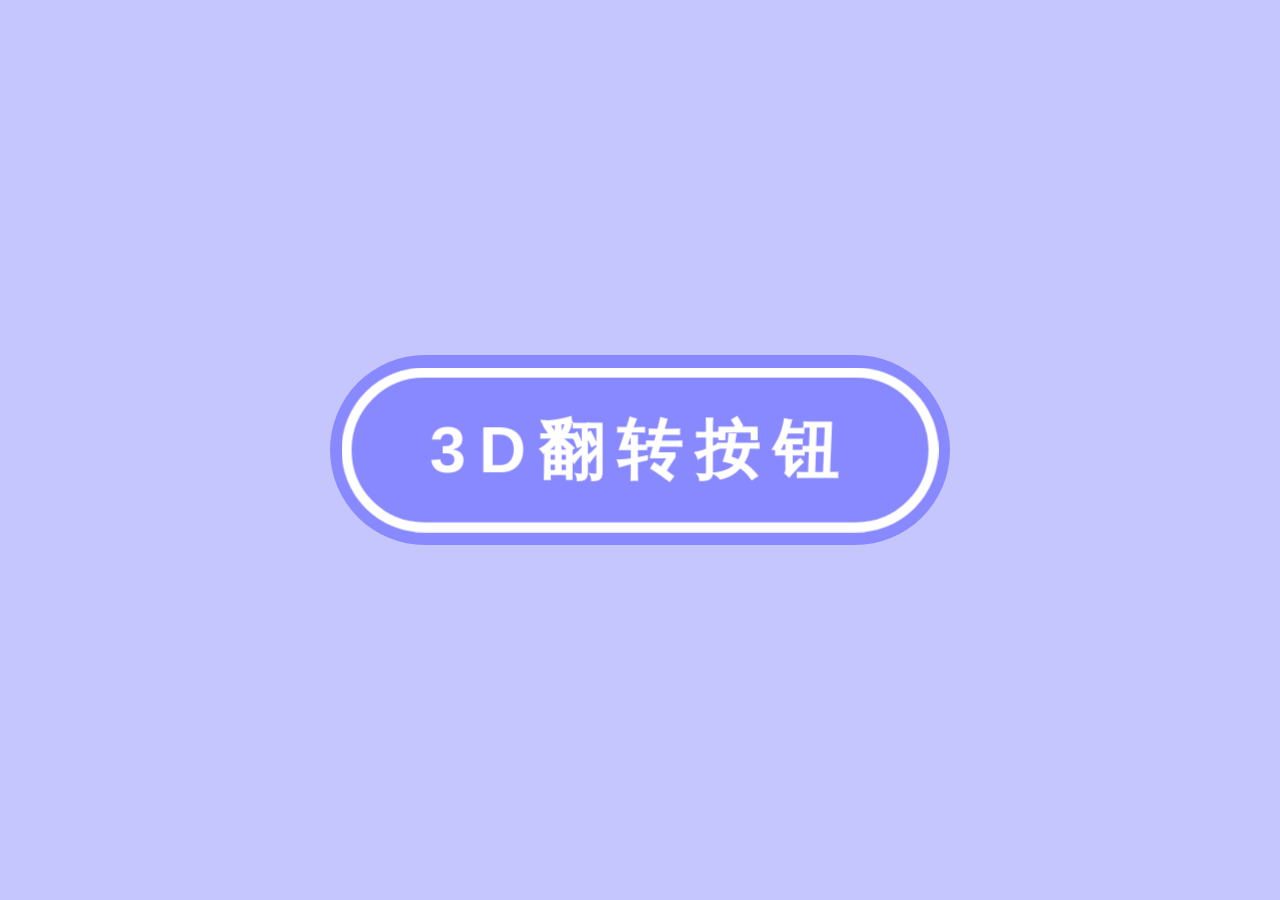
<file: ButtenProject/3D翻转按钮/index.html>
<!DOCTYPE html>
<html lang="zh-CN">

<head>

  <meta charset="UTF-8">
  <meta name="viewport" content="width=device-width, initial-scale=1.0, user-scalable=no">

  <title>17 - 3D翻转按钮 (HTML+CSS)</title>

  <link rel="stylesheet" href="./css/index.css">

</head>

<body>

  <button>
    <span>3D翻转按钮</span>
  </button>

</body>

</html>
</file>
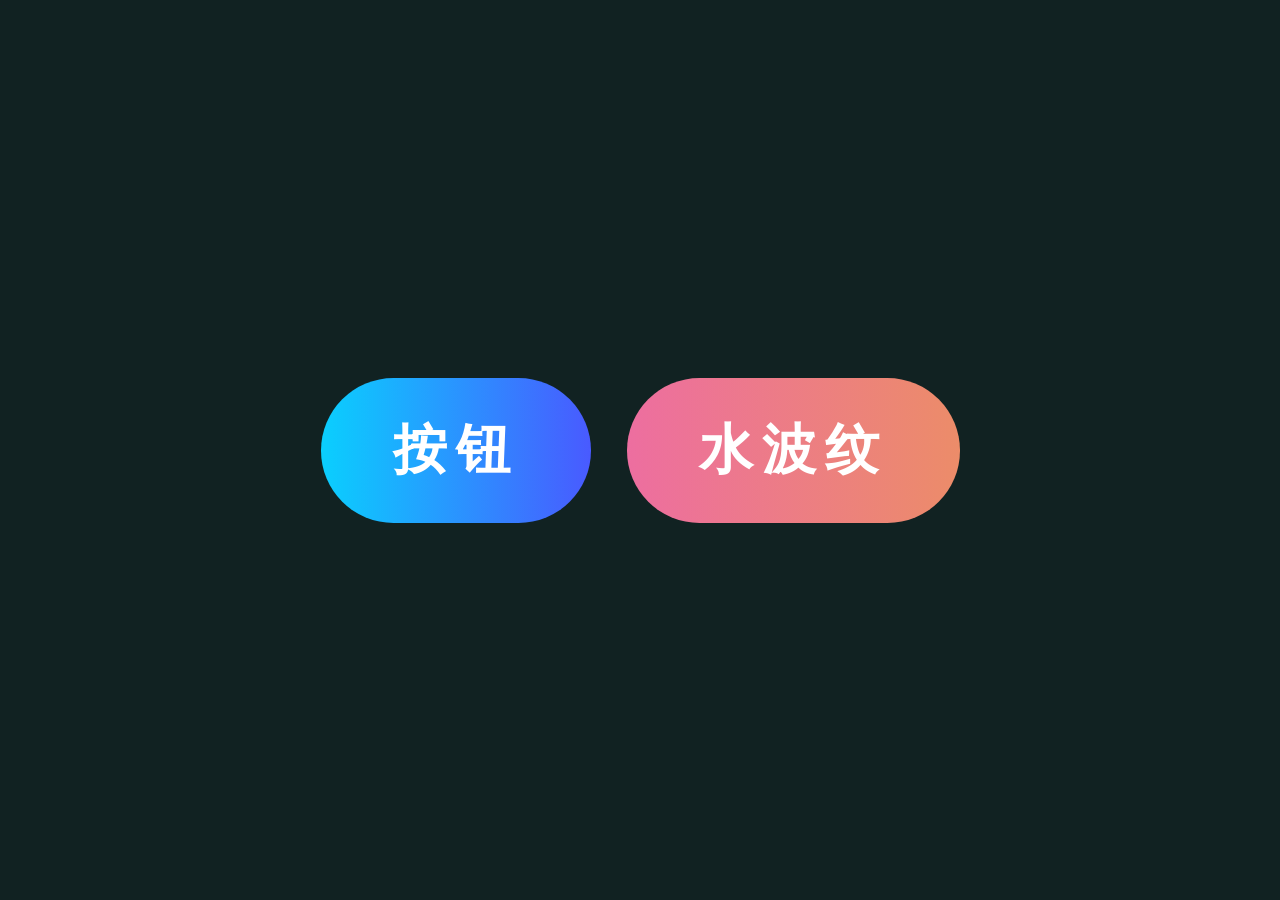
<file: ButtenProject/按钮水波纹/index.html>
<!DOCTYPE html>
<html lang="zh-CN">

<head>

  <meta charset="UTF-8">
  <meta name="viewport" content="width=device-width, initial-scale=1.0, user-scalable=no">

  <title>2 - 按钮水波纹 (HTML+CSS+JS)</title>

  <link rel="stylesheet" href="./css/index.css">

</head>

<body>

  <button type="button">按钮</button>
  <button type="button">水波纹</button>

  <script src="./js/index.js"></script>

</body>

</html>
</file>
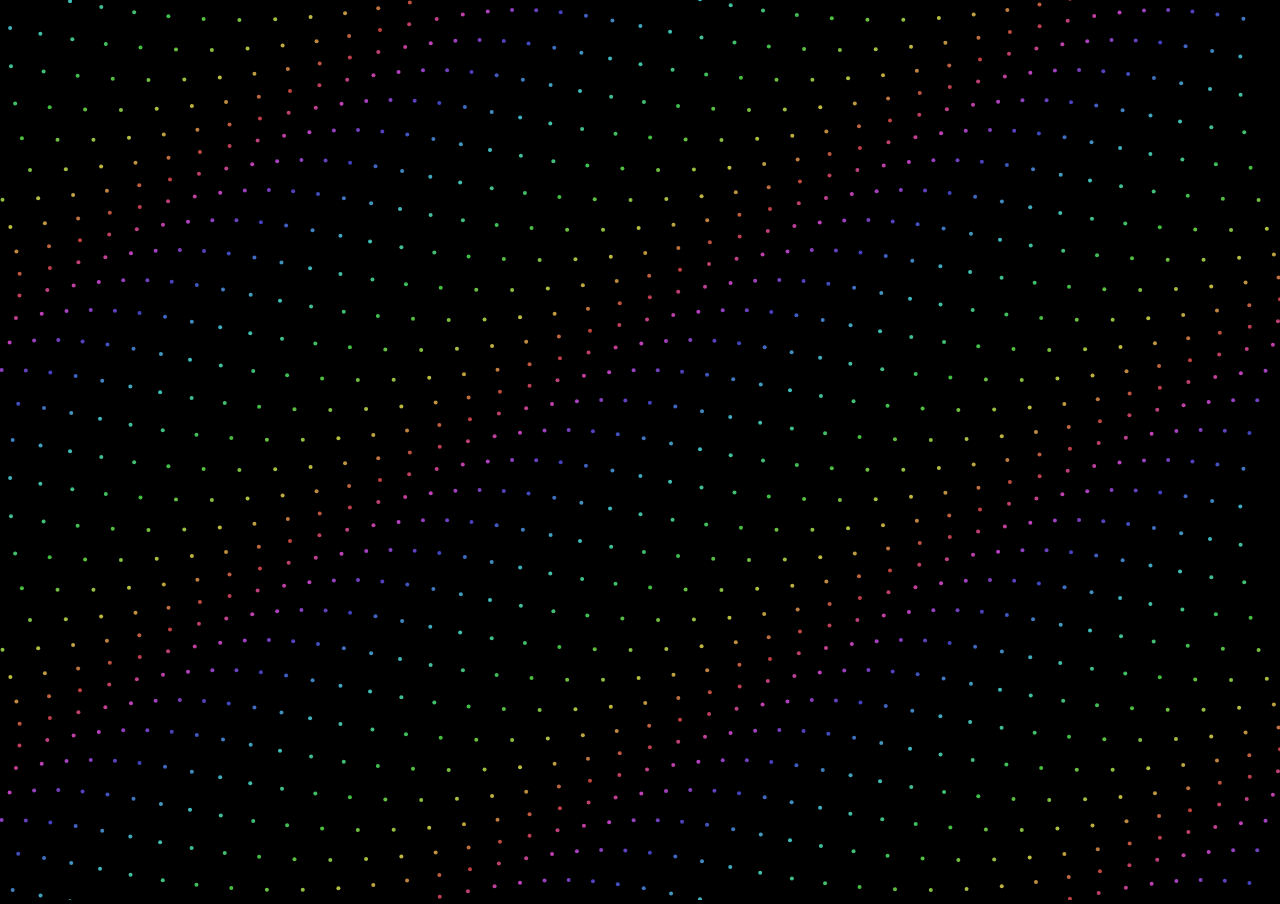
<file: SimpleProject/3D波浪效果/index.html>
<!DOCTYPE html>
<html lang="en">

<head>
    <meta charset="UTF-8">
    <meta http-equiv="X-UA-Compatible" content="IE=edge">
    <meta name="viewport" content="width=device-width, initial-scale=1.0">
    <link rel="stylesheet" href="style.css">
    <script src="script.js" defer></script>
    <title>Document</title>
</head>

<body>

</body>

</html>
</file>
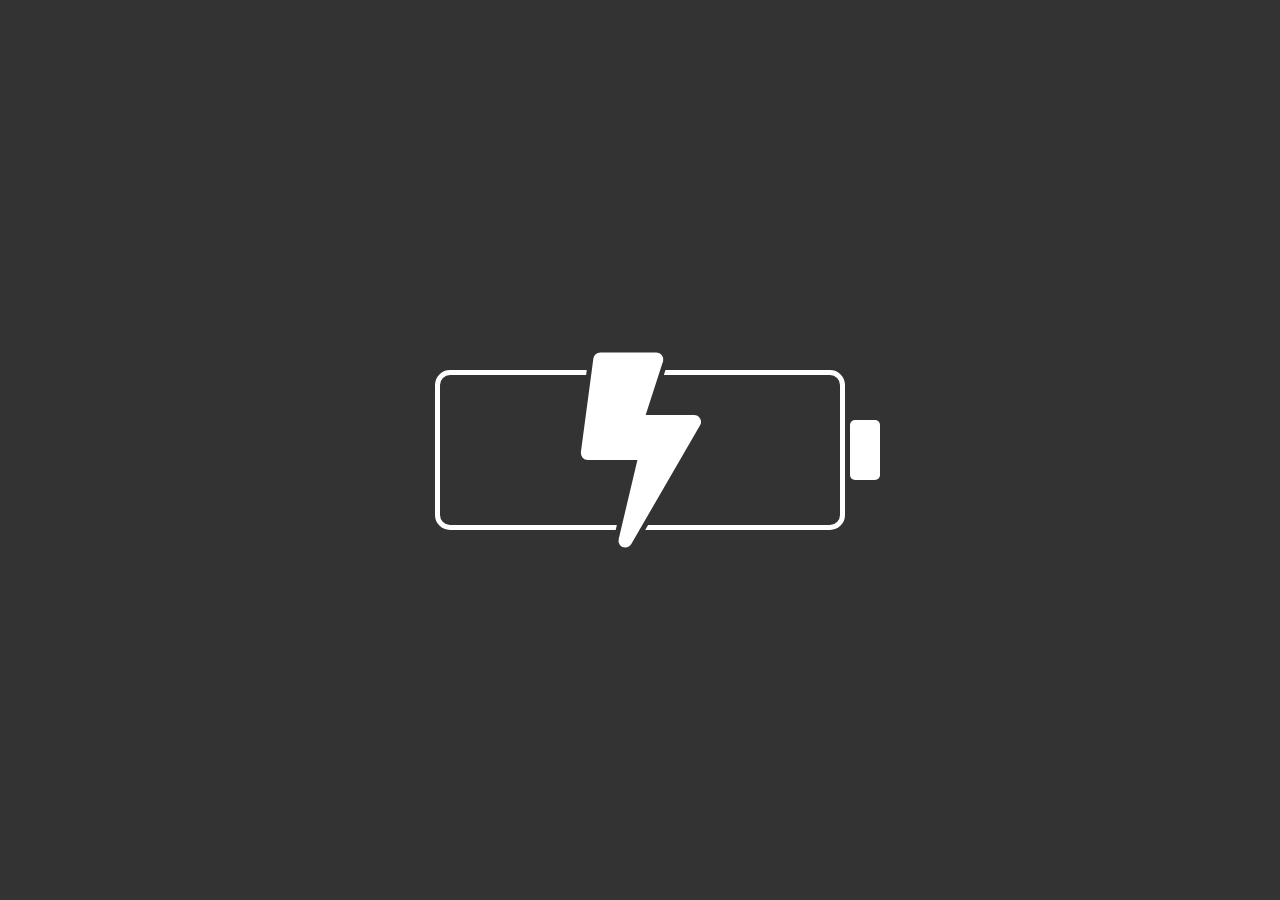
<file: SimpleProject/充电状态动态展示/index.html>
<!DOCTYPE html>
<html lang="en">
<head>
    <meta charset="UTF-8">
    <meta http-equiv="X-UA-Compatible" content="IE=edge">
    <meta name="viewport" content="width=device-width, initial-scale=1.0">
    <link rel="stylesheet" href="style.css">
    <link href="https://cdn.bootcdn.net/ajax/libs/font-awesome/5.15.3/css/all.css" rel="stylesheet">
    <title>Document</title>
</head>
<body>
    <div class="main">
        <i class="fas fa-bolt"></i>
    </div>
</body>
</html>
</file>
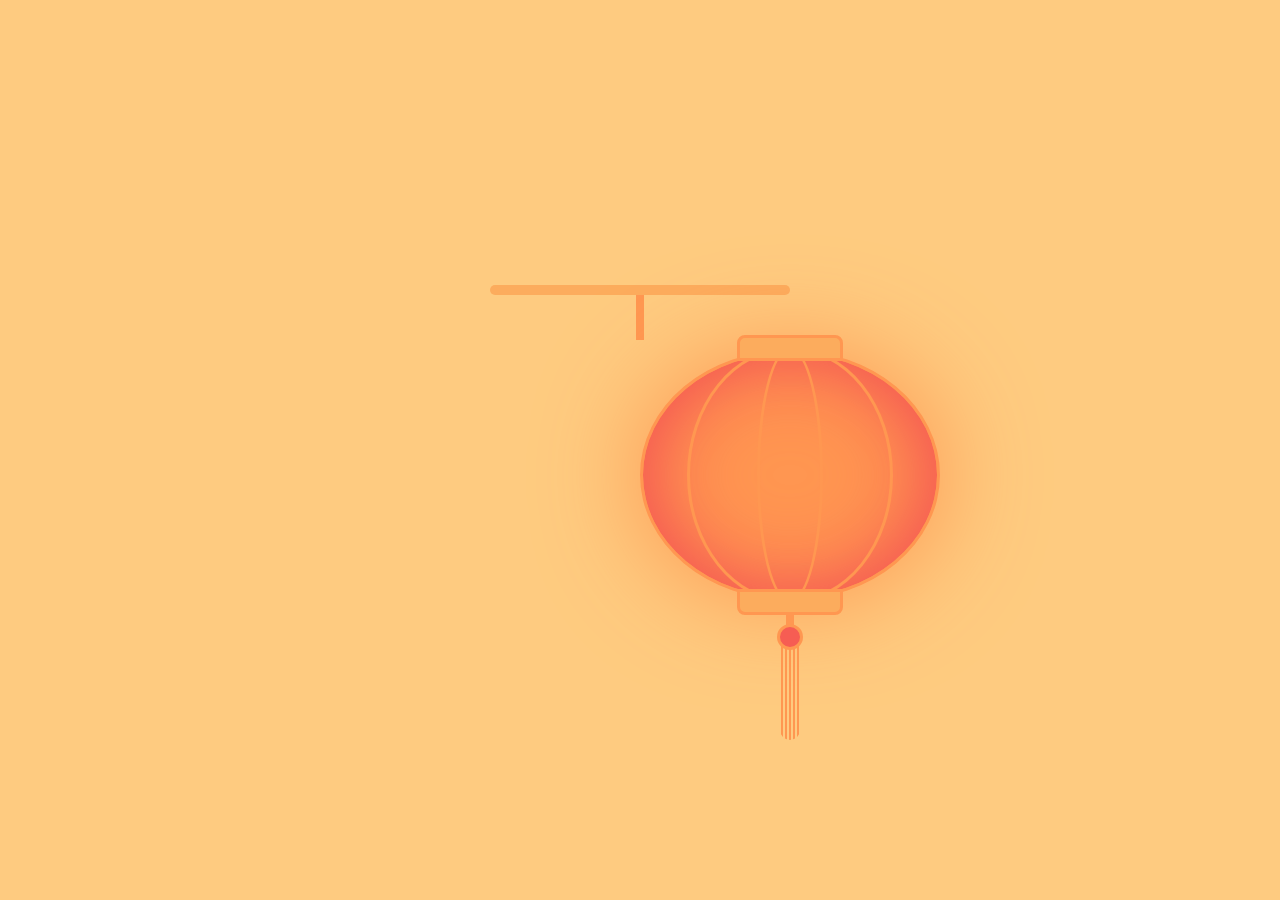
<file: SimpleProject/大红灯笼/index.html>
<!DOCTYPE html>
<html lang="zh-CN">

<head>

  <meta charset="UTF-8">
  <meta name="viewport" content="width=device-width, initial-scale=1.0, user-scalable=no">

  <title>6 - 大红灯笼（HTML+CSS）</title>

  <link rel="stylesheet" href="./css/index.css">

</head>

<body>

  <div class="box">
    <div class="handle"></div>

    <div class="lantern">
      <div class="center"></div>

      <div class="light"></div>

      <div class="line"></div>
    </div>
  </div>

</body>

</html>
</file>
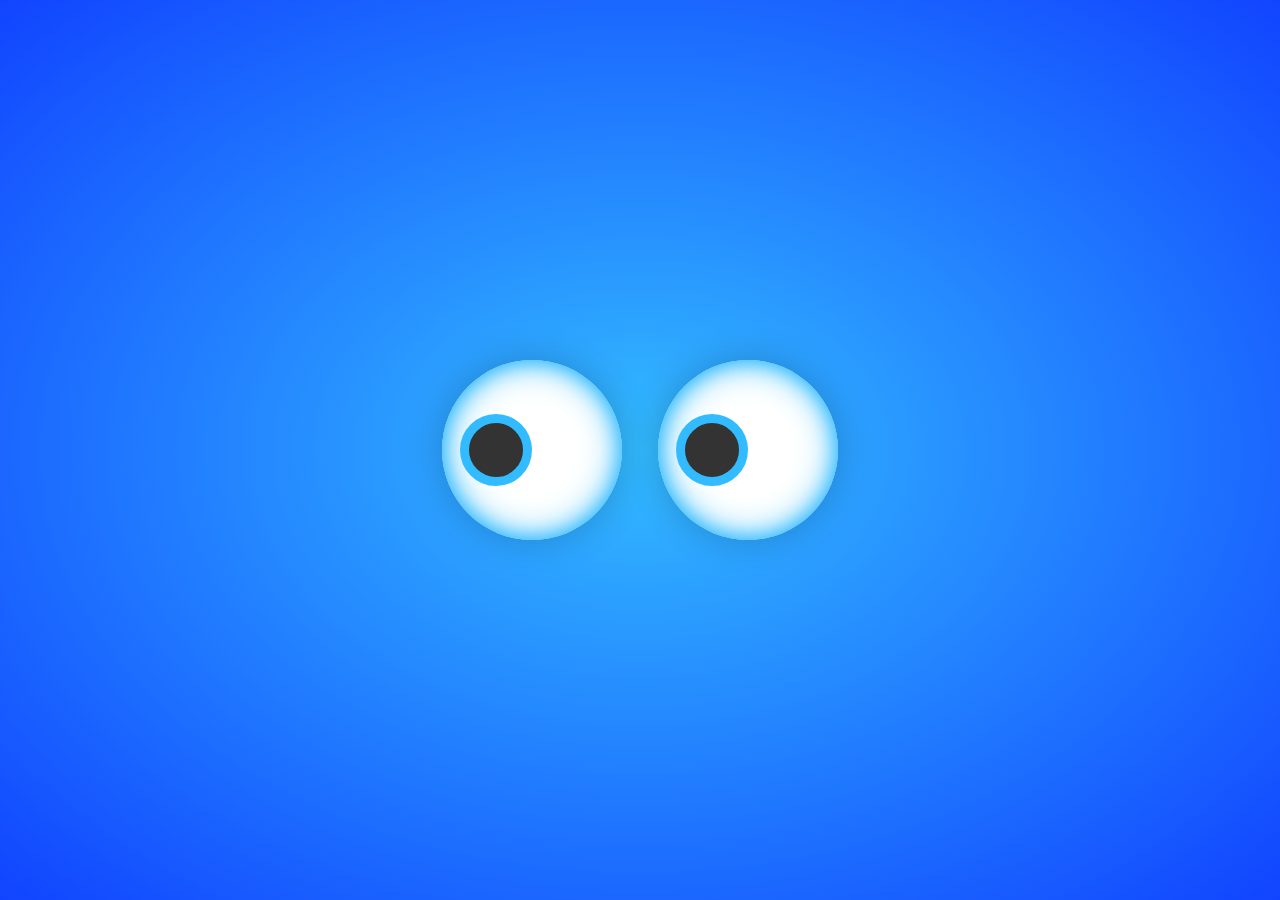
<file: SimpleProject/盯着你/index.html>
<!DOCTYPE html>
<html lang="zh-CN">

<head>

  <meta charset="UTF-8">
  <meta name="viewport" content="width=device-width, initial-scale=1.0, user-scalable=no">

  <title>1 - 盯着你 (HTML+CSS+JS)</title>

  <link rel="stylesheet" href="./css/index.css">

</head>

<body>

  <div class="box">
    <div class="eye"></div>
    <div class="eye"></div>
  </div>

  <script src="./js/index.js"></script>

</body>

</html>
</file>
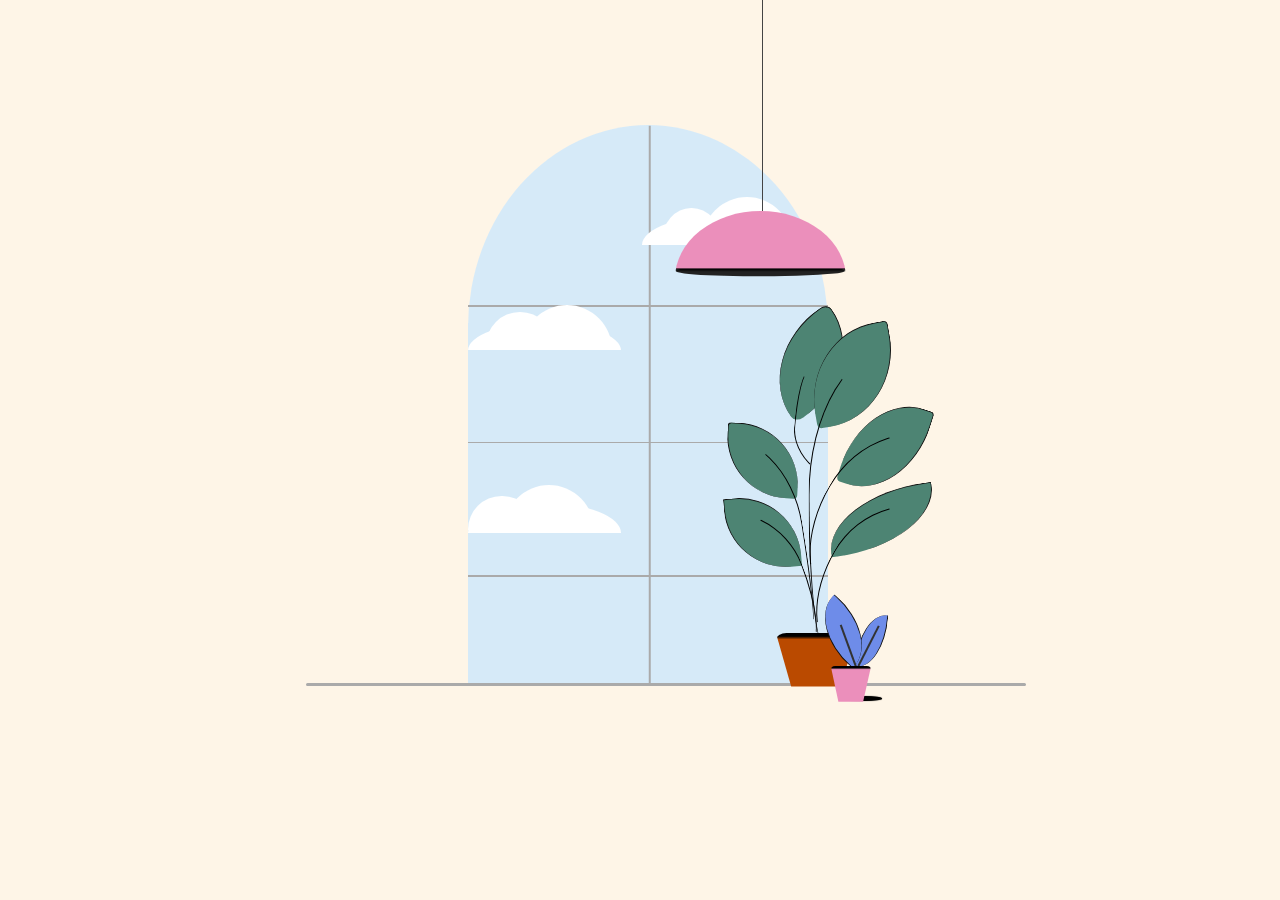
<file: SimpleProject/窗边风景动画/index.html>
<!DOCTYPE html>
<html lang="en">
<head>
  <meta charset="UTF-8">
  <title>窗边风景动画</title>
  <link rel="stylesheet" href="./style.css">
</head>
<body>
  <!-- 窗户 -->
  <div class="window-top" id="window-top"></div>
  <div class="window-square" id="window-main"></div>

  <!-- 窗框线 -->
  <div class="inner-line-hz-one"></div>
  <div class="inner-line-hz-two"></div>
  <div class="inner-line-hz-three"></div>
  <div class="inner-line-vt"></div>
  <div class="floor-line"></div>

  <!-- 植物 -->
  <div class="plant-one"></div>
  <div class="plant-two"></div>
  <div class="plant-two-shadow"></div>
  <div class="flower-blue-leaf"></div>
  <div class="flower-blue-line"></div>
  <div class="flower-blue-leaf-two"></div>
  <div class="flower-blue-line-two"></div>
  <div class="plant-shadow"></div>

  <!-- 植物的茎 -->
  <div class="root-one"></div>
  <div class="root-two"></div>
  <div class="root-three"></div>
  <div class="root-four"></div>
  <div class="root-five"></div>
  <div class="root-six"></div>

  <!-- 叶子 -->
  <div class="main-leaf-one"></div>
  <div class="main-leaf-two"></div>
  <div class="main-leaf-three"></div>
  <div class="main-leaf-four"></div>
  <div class="main-leaf-five"></div>
  <div class="main-leaf-six"></div>

  <!-- 云彩 -->
  <div class="cloud-one c"></div>
  <div class="cloud-two c"></div>
  <div class="cloud-three c"></div>
  <div class="cloud-ball-one c"></div>
  <div class="cloud-ball-two c"></div>
  <div class="cloud-ball-three c"></div>
  <div class="cloud-ball-four c"></div>
  <div class="cloud-ball-five c"></div>
  <div class="cloud-ball-six c"></div>

  <!-- 灯 -->
  <div class="lamp" id="light-switch"></div>
  <div class="lamp-wire"></div>
  <div class="lamp-shadow"></div>

  <!-- 夜晚部分-星星 -->
  <div class="star-one s"></div>
  <div class="star-two s"></div>
  <div class="star-three s"></div>
  <div class="star-four s"></div>
  <div class="star-five s"></div>
  <div class="star-six s"></div>

  <!-- 月亮 -->
  <div class="moon"></div>
  <div class="moon-crater"></div>

  <!-- 灯光 -->
  <div class="light-source"></div>

  <!-- partial -->
  <script src="./script.js"></script>
</body>
</html>
</file>
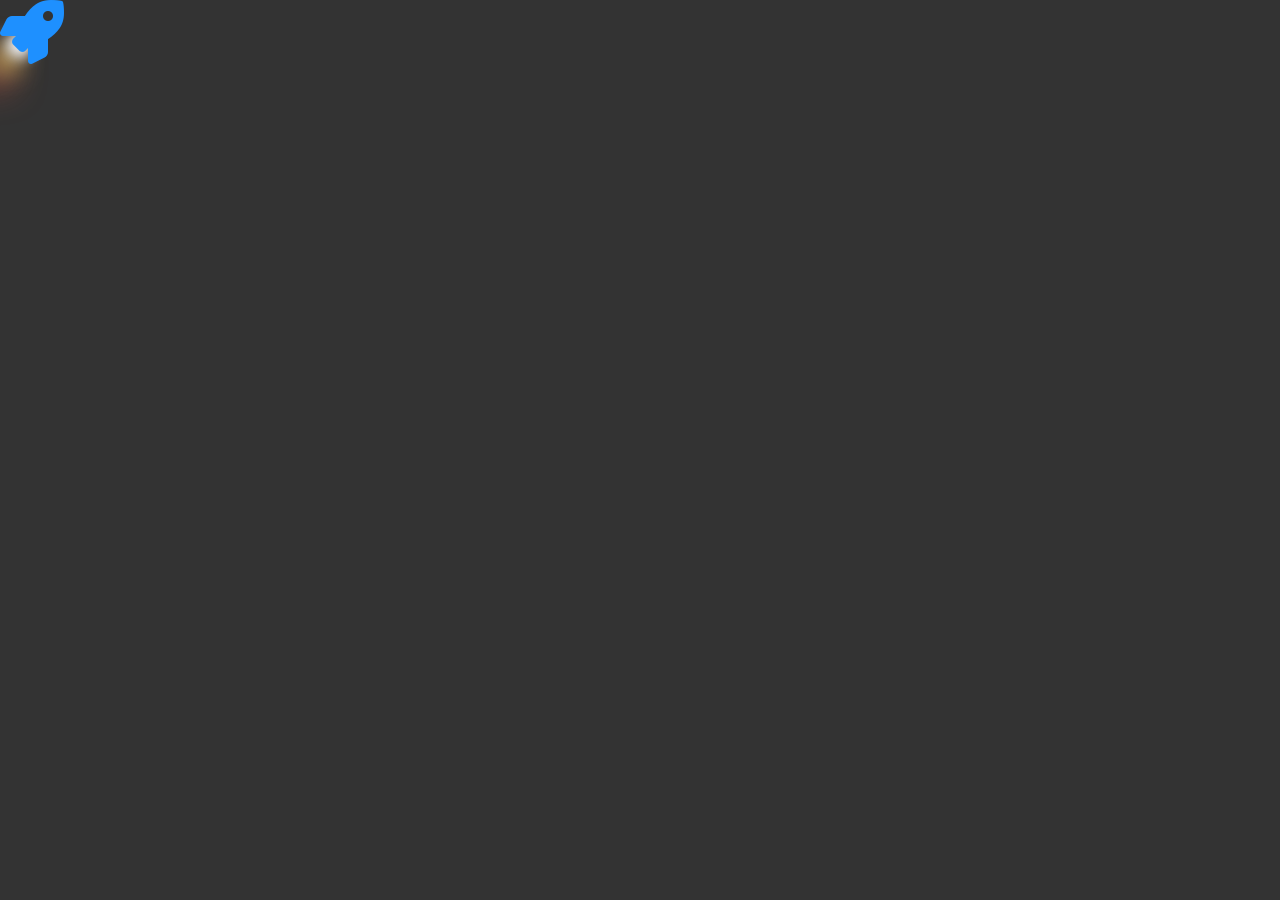
<file: SimpleProject/跟随火箭/index.html>
<!DOCTYPE html>
<html lang="en">
<head>
    <meta charset="UTF-8">
    <meta http-equiv="X-UA-Compatible" content="IE=edge">
    <meta name="viewport" content="width=device-width, initial-scale=1.0">
    <link href="https://cdn.bootcdn.net/ajax/libs/font-awesome/5.15.3/css/all.css" rel="stylesheet">
    <link rel="stylesheet" href="style.css">
    <title>Document</title>
</head>
<body>
    <div id="main">
        <i class="fas fa-rocket"></i>
    </div>
</body>
</html>
<script src="script.js"></script>
</file>
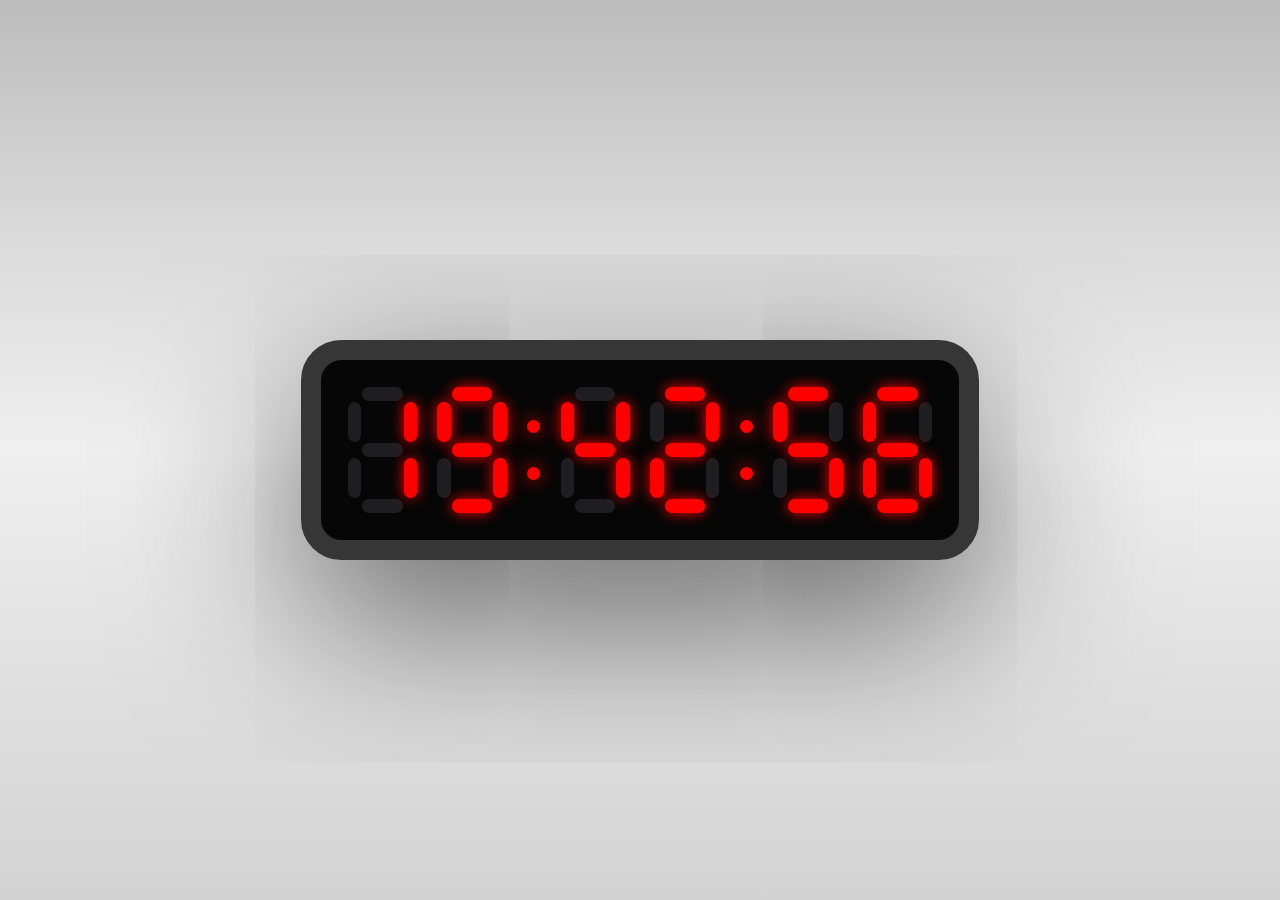
<file: TimeProject/LED时钟/index.html>
<!DOCTYPE html>
<html lang="zh-CN">

<head>

  <meta charset="UTF-8">
  <meta name="viewport" content="width=device-width, initial-scale=1.0, user-scalable=no">

  <title>LED时钟 (HTML+CSS+JS)</title>

  <link rel="stylesheet" href="./css/index.css">

</head>

<body>

  <!-- 父盒子 -->
  <div class="box">
    <!-- 每个数字元素，每个数字包含 7段 led灯 -->
    <div class="number">
      <span style="--ga-name:r1c2"></span>
      <span style="--ga-name:r2c1"></span>
      <span style="--ga-name:r2c3"></span>
      <span style="--ga-name:r3c2"></span>
      <span style="--ga-name:r4c1"></span>
      <span style="--ga-name:r4c3"></span>
      <span style="--ga-name:r5c2"></span>
    </div>
    <div class="number">
      <span style="--ga-name:r1c2"></span>
      <span style="--ga-name:r2c1"></span>
      <span style="--ga-name:r2c3"></span>
      <span style="--ga-name:r3c2"></span>
      <span style="--ga-name:r4c1"></span>
      <span style="--ga-name:r4c3"></span>
      <span style="--ga-name:r5c2"></span>
    </div>

    <!-- 时分秒中间的两点 -->
    <div class="colon"></div>

    <div class="number">
      <span style="--ga-name:r1c2"></span>
      <span style="--ga-name:r2c1"></span>
      <span style="--ga-name:r2c3"></span>
      <span style="--ga-name:r3c2"></span>
      <span style="--ga-name:r4c1"></span>
      <span style="--ga-name:r4c3"></span>
      <span style="--ga-name:r5c2"></span>
    </div>
    <div class="number">
      <span style="--ga-name:r1c2"></span>
      <span style="--ga-name:r2c1"></span>
      <span style="--ga-name:r2c3"></span>
      <span style="--ga-name:r3c2"></span>
      <span style="--ga-name:r4c1"></span>
      <span style="--ga-name:r4c3"></span>
      <span style="--ga-name:r5c2"></span>
    </div>

    <div class="colon"></div>

    <div class="number">
      <span style="--ga-name:r1c2"></span>
      <span style="--ga-name:r2c1"></span>
      <span style="--ga-name:r2c3"></span>
      <span style="--ga-name:r3c2"></span>
      <span style="--ga-name:r4c1"></span>
      <span style="--ga-name:r4c3"></span>
      <span style="--ga-name:r5c2"></span>
    </div>
    <div class="number">
      <span style="--ga-name:r1c2"></span>
      <span style="--ga-name:r2c1"></span>
      <span style="--ga-name:r2c3"></span>
      <span style="--ga-name:r3c2"></span>
      <span style="--ga-name:r4c1"></span>
      <span style="--ga-name:r4c3"></span>
      <span style="--ga-name:r5c2"></span>
    </div>
  </div>

  <!-- 使用 js 动态设置时间等 -->
  <script src="./js/index.js"></script>

</body>

</html>
</file>
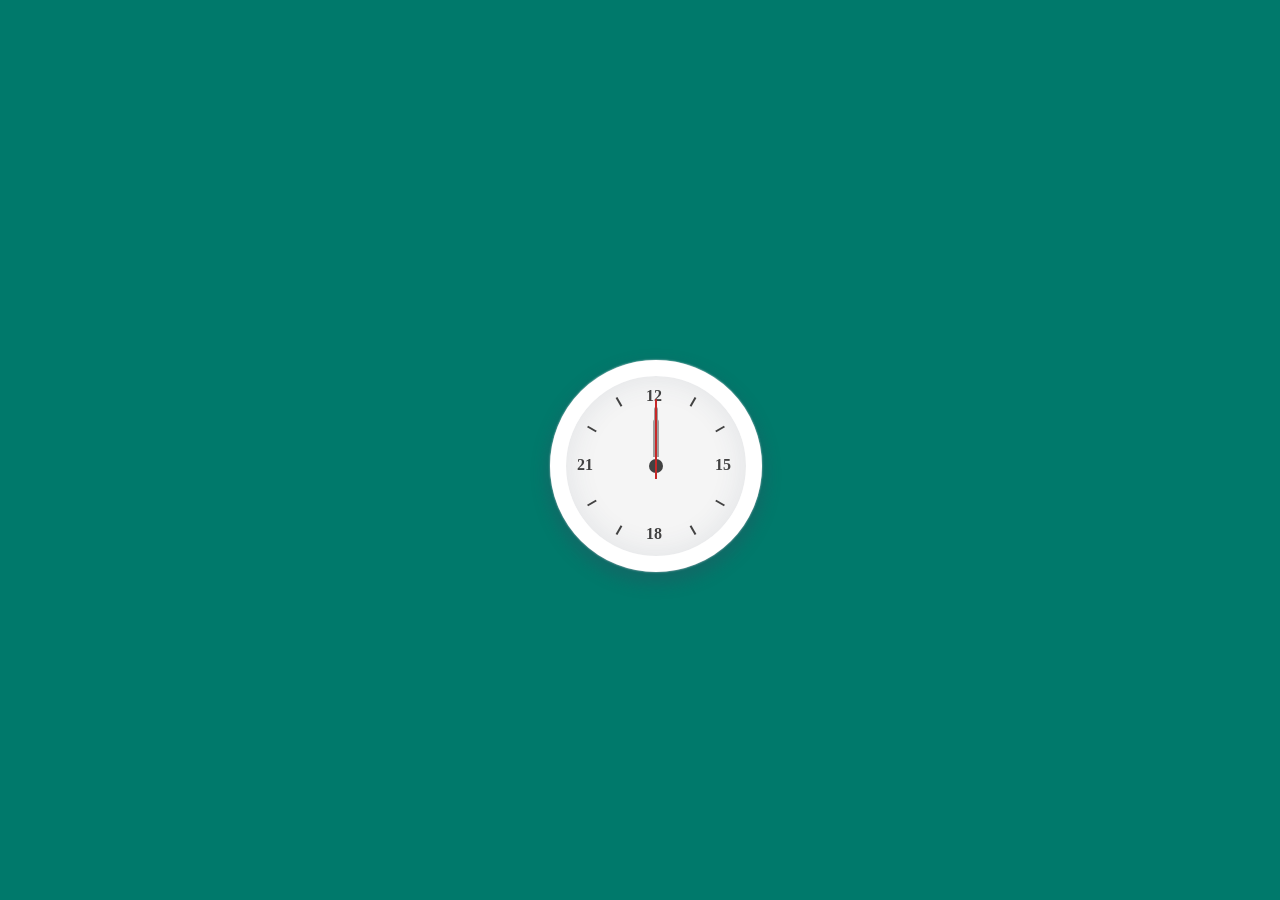
<file: TimeProject/电子钟表盘/index.html>
<!DOCTYPE html>
<html lang="en">

<head>
    <meta charset="UTF-8">
    <meta name="viewport" content="width=device-width, initial-scale=1.0">
    <title>模拟时钟</title>
    <link rel="stylesheet" href="./css/index.css">
    <script src="./js/index.js"></script>
</head>

<body>
    <div class="container">
        <div class="clock">
            <div class="circle">
                <ul class="scale">
                    <li></li>
                    <li></li>
                    <li></li>
                    <li></li>
                    <li></li>
                    <li></li>
                    <li></li>
                    <li></li>
                </ul>
                <ul class="number">
                    <li>12</li>
                    <li>15</li>
                    <li>18</li>
                    <li>21</li>
                </ul>
            </div>

            <div class="hour"></div>
            <div class="min"></div>
            <div class="sec"></div>
        </div>
    </div>
</body>

</html>
</file>
<file: ButtenProject/3D翻转按钮/css/index.css>
* {
  /* 常规初始化 */
  margin: 0;
  padding: 0;
  box-sizing: border-box;
  /* 解决手机浏览器点击有选框的问题 */
  -webkit-tap-highlight-color: rgba(0, 0, 0, 0);
}
body {
  /* 常规居中显示 */
  display: flex;
  justify-content: center;
  align-items: center;
  overflow: hidden;

  min-height: 100vh;
  /* 简单背景色 */
  background-color: #c6c6ff;
}

button {
  /* 把按钮撑大 */
  padding: 4vw 8vw;
  /* 去除默认边框 */
  border: none;
  /* 圆角 */
  border-radius: 50vw;
  /* 按钮背景色 */
  background-color: #8888ff;
  /* 字体颜色、大小、粗细、字间距 */
  color: #fff;
  font-size: 5vw;
  font-weight: bold;
  letter-spacing: 1vw;
  /* 鼠标小手 */
  cursor: pointer;

  /* 给个定位 */
  position: relative;
  /* 3D模式 */
  transform-style: preserve-3d;
  /* 过度动画时间 */
  transition: ease-in-out 2s;
}
button:hover {
  /* 鼠标放上来旋转一圈 */
  transform: rotateX(360deg);
}

button::before,
button::after {
  content: "";

  /* 白色边框线 */
  border: 0.8vw solid #fff;
  /* 圆角 */
  border-radius: 50vw;

  /* 通过定位来撑开边框，简单来说，确定4边的距离，中间自然就固定了 */
  position: absolute;
  top: 1vw;
  left: 1vw;
  right: 1vw;
  bottom: 1vw;

  /* 3D模式 */
  transform-style: preserve-3d;
  /* 设置透视参数，向 Z轴方向移动，正常时候就是向屏幕外面移动 */
  transform: perspective(1000vw) translateZ(5vw);
}
button::after {
  /* 另一边反着移动一下 */
  transform: perspective(1000vw) translateZ(-5vw);
}

button span {
  /* 设置 span 为块元素 */
  display: block;

  /* 3D模式 */
  transform-style: preserve-3d;
  /* 同样设置透视，抬高 Z轴距离 */
  transform: perspective(500vw) translateZ(8vw);
}
</file>
<file: ButtenProject/按钮水波纹/css/index.css>
* {
  /* 常规初始化 */
  margin: 0;
  padding: 0;
  box-sizing: border-box;
  /* 解决手机浏览器点击有选框的问题 */
  -webkit-tap-highlight-color: rgba(0, 0, 0, 0);
}
body {
  /* 常规居中显示 */
  display: flex;
  justify-content: center;
  align-items: center;
  /* 元素间距 */
  gap: 4vmin;
  overflow: hidden;

  min-height: 100vh;
  background-color: #112222;
}

button {
  /* 超出按钮部分隐藏 */
  overflow: hidden;

  /* padding 撑开按钮 */
  padding: 4vmin 8vmin;
  /* 去掉按钮边框、给个圆角 */
  border: none;
  border-radius: 10vmin;
  /* 按钮的渐变背景颜色 */
  background-image: linear-gradient(90deg, #0acffe, #495aff);
  /* 文字颜色、大小、粗细、字间距 */
  color: #fff;
  font-size: 6vmin;
  font-weight: bold;
  letter-spacing: 1vmin;
  /* 鼠标小手 */
  cursor: pointer;

  position: relative;
}

button:nth-child(2) {
  /* 第二个按钮换个颜色 */
  background-image: linear-gradient(90deg, #ed6ea0, #ec8c69);
}

button span {
  /* 水波纹背景颜色 */
  background-color: #fff;
  /* 水波纹是个圆 ○ */
  border-radius: 50%;
  /* 水波纹元素不会对鼠标点击事件造成干扰 */
  pointer-events: none;

  /* 定位，left、top 的值通过 js 定义 */
  position: absolute;
  /* 圆中心 */
  transform: translate(-50%, -50%);

  /* 水波纹扩散动画 */
  animation: animate 1s ease-out infinite;
}
@keyframes animate {
  0% {
    width: 0;
    height: 0;
    opacity: 0.5;
  }
  100% {
    /* 从最初宽高为 0，扩散到很大一个圆，模仿水波纹效果 */
    width: 100vmin;
    height: 100vmin;
    /* 元素慢慢变淡，最后消失 */
    opacity: 0;
  }
}
</file>
<file: SimpleProject/3D波浪效果/style.css>
*{
    margin:0;
    padding:0;
}
body{
    overflow:hidden;
    background:black;
}
</file>
<file: SimpleProject/充电状态动态展示/style.css>
* {
    margin: 0;
    padding: 0;
}

body {
    background: #333;
    display: flex;
    width: 100%;
    height: 100vh;
    justify-content: center;
    align-items: center;
}

.main {
    position: absolute;
    width: 400px;
    height: 150px;
    border: 5px solid white;
    border-radius: 15px;
}

.main i {
    position: absolute;
    left: 50%;
    top: 50%;
    transform: translate(-50%, -50%);
    -webkit-text-stroke-width: 5px;
    -webkit-text-stroke-color: #333;
    color: white;
    font-size: 200px;
    z-index: 9;
    animation: zoom 2s linear infinite;
}

.main::before {
    position: absolute;
    content: "";
    width: 30px;
    height: 60px;
    background: white;
    right: -40px;
    border-radius: 5px;
    top: 50%;
    transform: translateY(-50%);
}

.main::after {
    position: absolute;
    content: "";
    top: 5px;
    left: 5px;
    width: 0px;
    height: 140px;
    border-radius: 5px;
    background: var(--c);
    animation: incharge 15s linear infinite;
    box-shadow: 0 0 10px var(--c), 0 0 20px var(--c);
    z-index: -1;
}

@keyframes incharge {
    0% {
        --c: #ff4757;
        width: 0;
    }
    10% {
        --c: #ff4757;
    }
    11%,
    20% {
        --c: #ffa502;
    }
    21% {
        --c: #2ed573;
    }
    90%,
    100% {
        --c: #2ed573;
        width: 390px;
    }
}

@keyframes zoom {
    50% {
        transform: translate(-50%, -50%) scale(1.2);
    }
}
</file>
<file: SimpleProject/大红灯笼/css/index.css>
* {
  margin: 0;
  padding: 0;
  box-sizing: border-box;
  /* 解决手机浏览器点击有选框的问题 */
  -webkit-tap-highlight-color: rgba(0, 0, 0, 0);
}
body {
  display: flex;
  justify-content: center;
  align-items: center;
  overflow: hidden;

  min-height: 100vh;
  background-color: #fecb80;
}

.lantern {
  position: relative;
  left: 50%;

  animation: animate 3s infinite ease-in-out;
  transform-origin: top center;
}

.light {
  width: 300px;
  height: 250px;
  background-color: #ff9751;
  border-radius: 50%;
  border: 3px solid #ff9751;
  box-shadow: 0 0 100px #ff9751, inset 0 0 100px #f65d53, inset 0 0 50px #f65d53;

  position: relative;
}
.light::before,
.light::after {
  content: "";

  height: 250px;
  border-radius: 50%;
  border: 3px solid #ff9751;

  position: absolute;
  top: 50%;
  left: 50%;
  transform: translate(-50%, -50%);
}
.light::before {
  width: 200px;
}
.light::after {
  width: 60px;
}

.center::before,
.center::after {
  content: "";

  width: 100px;
  height: 20px;
  background-color: #fcac5d;
  border: 3px solid #ff9751;

  position: absolute;
  left: 50%;
  transform: translateX(-50%);
  z-index: 10;
}
.center::before {
  border-radius: 8px 8px 0 0;

  top: -15px;
}
.center::after {
  border-radius: 0 0 8px 8px;

  bottom: -15px;
}

.line {
  width: 8px;
  height: 40px;
  background-color: #ff9751;

  position: absolute;
  bottom: -40px;
  left: 50%;
  transform: translateX(-50%);

  animation: animate 3s infinite ease-in-out;
  transform-origin: top center;
}
.line::before {
  content: "";

  width: 20px;
  height: 20px;
  background-color: #f65d53;
  border-radius: 50%;
  border: 3px solid #ff9751;

  position: absolute;
  bottom: -10px;
  left: 50%;
  transform: translateX(-50%);
}
.line::after {
  content: "";

  width: 20px;
  height: 100px;
  background: linear-gradient(
    90deg,
    #ff9751,
    #ff9751 50%,
    transparent 50%,
    transparent 100%
  );
  background-size: 4px;
  background-position: 5px;
  border-radius: 10px;

  position: absolute;
  top: 40px;
  left: 50%;
  transform: translateX(-50%);
  z-index: -10;

  animation: animate 3s infinite ease-in-out;
  transform-origin: top center;
}

@keyframes animate {
  0%,
  100% {
    transform: translateX(-50%) rotate(-6deg);
  }
  50% {
    transform: translateX(-50%) rotate(6deg);
  }
}

.handle {
  width: 8px;
  height: 50px;
  background-color: #ff9751;

  position: relative;
  top: -10px;
  left: 50%;
  transform: translateX(-50%);
}
.handle::before {
  content: "";

  width: 300px;
  height: 10px;
  background-color: #fcac5d;
  border-radius: 10px;

  position: absolute;
  top: -5px;
  left: 50%;
  transform: translateX(-50%);
}
</file>
<file: SimpleProject/盯着你/css/index.css>
* {
  /* 常规初始化 */
  margin: 0;
  padding: 0;
  box-sizing: border-box;
  /* 解决手机浏览器点击有选框的问题 */
  -webkit-tap-highlight-color: rgba(0, 0, 0, 0);
}
body {
  /* 常规居中显示 */
  display: flex;
  justify-content: center;
  align-items: center;

  min-height: 100vh;
  /* 简单背景颜色，radial-gradient() 径向渐变 */
  background: radial-gradient(#33bbff, #1144ff);
}

.box {
  /* 父盒子内部元素排开 */
  display: flex;
  /* 子元素间隔 */
  gap: 4vmin;
}

.box .eye {
  /* 眼睛的宽高、背景颜色、圆 */
  width: 20vmin;
  height: 20vmin;
  background-color: #fff;
  border-radius: 50%;
  /* 内外阴影 */
  box-shadow: 0 0 4vmin rgba(0, 0, 0, 0.2), inset 0 0 2vmin #33bbff,
    inset 0 0 4vmin #33bbff;

  position: relative;
}

.box .eye::before {
  content: "";

  /* 中间眼珠的大小、颜色、圆 */
  width: 40%;
  height: 40%;
  background-color: #333;
  border-radius: 50%;
  /* 有个圈的边框 */
  border: 1vmin solid #33bbff;
  /* 伪元素没有初始化上 */
  box-sizing: border-box;

  /* 定位，让眼珠不在正中间，在居中的基础上向一边偏移一点就行 */
  position: absolute;
  top: 50%;
  left: 30%;
  transform: translate(-50%, -50%);
}
</file>
<file: SimpleProject/窗边风景动画/style.css>
/* 设置需要用的参数 */
:root {
  --page-background: #fef5e7;
  --light-purple: #adbdfc;
  /* 窗户部分用到的参数 */
  --window-top-height: 45;
  --window-top-width: 40;
  --window-day-background: #d6eaf8;
  --window-square-height: 40;
  --window-square-width: 40;
  --floor-line-height: 1;
  --floor-line-width: 80;
  --inner-line-vt-width: 62;
  /* 植物部分用到的参数 */
  --plant-one-height: 6;
  --plant-one-width: 9;
  --plant-two-shadow-height: .5;
  --plant-two-shadow-width: 4;
  --flower-blue-height: 6;
  --flower-blue-width: 3;
  --flower-blue-line-height: .2;
  --flower-blue-line-width: 5;
  --flower-two-blue-height: 7;
  --flower-two-blue-width: 4.5;
  --root-height: 10;
  --root-width: 33;
  /* 叶子部分需要的参数 */
  --main-leaf-height: 8;
  --main-leaf-width: 8;
  /* 云彩部分用到的参数 */
  --cloud-base-height: 8;
  --cloud-base-width: 17;
  --cloud-ball-height: 5;
  --cloud-ball-width: 5;
  /* 灯部分用到的参数 */
  --lamp-height: 15;
  --lamp-width: 19;
  --lamp-wire-height: 70;
  --lamp-wire-width: .1; 
  /* 星星部分用到的参数 */
  --star-height: 1.2;
  --star-width: 1.2;
  /* 灯光部分需要的参数 */
  --light-source-height: 20;
  --light-source-width: 20;
  /* 月亮部分需要的参数 */
  --moon-height: 10;
  --moon-width: 10;
} 

/* 页面主体背景、位置 */
body {
  position: fixed;
  top: 55%;
  left: 50%;
  transform: translate(-50%, -50%);
  background: var(--page-background);
}

/* 窗户 */
.window-square {
  height: calc(var(--window-square-height) * 1vmin);
  width: calc(var(--window-square-width) * 1vmin);
  background: var(--window-day-background);
}

.window-top {
  height: calc(var(--window-top-height) * 1vmin);
  width: calc(var(--window-top-width) * 1vmin);
  border-radius: 50%;
  position: fixed;
  top: -55%;
  background: linear-gradient(to bottom, var(--window-day-background) 50%, transparent 50%);
}

/* 窗框 + 地面 */
.floor-line {
  position: fixed;
  left: -45%;
  height: calc(var(--floor-line-height) / 3 * 1vmin);
  width: calc(var(--floor-line-width) * 1vmin);
  background: #AAA;
  border-radius: 1rem;
}

.inner-line-hz-one,
.inner-line-hz-two,
.inner-line-hz-three,
.inner-line-vt {
  position: fixed;
  top: -5%;
  height: calc(var(--floor-line-height) / 6 * 1vmin);
  width: calc(var(--window-square-width) * 1vmin);
  background: #AAA;
}

.inner-line-hz-one {
  top: 33%;
}

.inner-line-hz-two {
  top: 70%;
}

.inner-line-vt {
  top: 22.4%;
  left: -27%;
  transform: rotate(90deg);
  width: calc(var(--inner-line-vt-width) * 1vmin);
}

/* 花盆 */
.plant-one {
  position: fixed;
  bottom: -1%;
  right: -8%;
  height: calc(var(--plant-one-height) * 1vmin);
  width: calc(var(--plant-one-width) * 1vmin);
  background: linear-gradient(to bottom, #000 6%, #ba4a00 12%);
  border-radius: 13%;
  clip-path: polygon(0 0, 100% 0, 80% 100%, 19% 100%);
}

.plant-two {
  position: fixed;
  bottom: -5.2%;
  right: -12%;
  z-index: 999;
  height: calc(var(--plant-one-height) / 1.5 * 1vmin);
  width: calc(var(--plant-one-width) / 2 * 1vmin);
  background: linear-gradient(to bottom, #000 5%, #eb8fbb 10%);
  border-radius: 10%;
  clip-path: polygon(0 0, 100% 0, 80% 100%, 19% 100%);
}

/* 花盆的阴影 */
.plant-two-shadow {
  height: calc(var(--plant-two-shadow-height) * 1vmin);
  width: calc(var(--plant-two-shadow-width) * 1vmin);
  background: #000;
  position: fixed;
  z-index: -1;
  bottom: -4.9%;
  right: -15%;
  border-radius: 50%;
  box-shadow: 0px 0px 1px 0px #000;
}

/* 植物叶子 */
.flower-blue-leaf {
  position: fixed;
  height: calc(var(--flower-blue-height) * 1vmin);
  width: calc(var(--flower-blue-width) * 1vmin);
  background: #6e8ce9;
  border-radius: 95% 0;
  transform: rotate(185deg);
  border-left: 1px solid #111;
  border-right: 1px solid #111;
  bottom: 4.3%;
  right: -16%;
}

.flower-blue-line {
  position: fixed;
  height: calc(var(--flower-blue-line-height) * 1vmin);
  width: calc(var(--flower-blue-line-width) * 1vmin);
  background: #333;
  bottom: 10%;
  right: -17.4%;
  transform: rotate(-63deg);
}

.flower-blue-leaf-two {
  position: fixed;
  height: calc(var(--flower-two-blue-height) * 1vmin);
  width: calc(var(--flower-two-blue-width) * 1vmin);
  border-left: 1px solid #111;
  border-right: 1px solid #111;
  background: #6e8ce9;
  border-radius: 95% 0;
  transform: rotate(-48deg);
  bottom: 5.5%;
  right: -10%;
}

.flower-blue-line-two {
  position: fixed;
  height: calc(var(--flower-blue-line-height) * 1vmin);
  width: calc(var(--flower-blue-line-width) * 1vmin);
  background: #333;
  bottom: 10%;
  right: -12%;
  transform: rotate(70deg);
}

/* 植物的茎 */
.root-one {
  position: fixed;
  height: calc(var(--root-height) * 1vmin);
  width: calc(var(--root-width) * 1vmin);
  top: 35%;
  right: -49%;
  z-index: 88;
  border: 1px solid #000;
  border-color: #000 transparent transparent transparent;
  border-radius: 50% / calc(var(--root-height) / 6 * 1vmin) calc(var(--root-height) * 1vmin) 0 0;
  transform: rotate(-90deg);
}

.root-two {
  position: fixed;
  height: calc(var(--root-height) * 1vmin);
  width: calc(var(--root-width) / 1.9 * 1vmin);
  top: 59%;
  right: -2.8%;
  z-index: 88;
  border: 1px solid #000;
  border-color: #000 transparent transparent transparent;
  border-radius: 60% / calc(var(--root-height) * 1vmin) calc(var(--root-height) / 3.5 * 1vmin) 0 0;
  transform: rotate(69deg);
}

.root-two {
  position: fixed;
  height: calc(var(--root-height) * 1vmin);
  width: calc(var(--root-width) / 1.9 * 1vmin);
  top: 59%;
  right: -2.8%;
  z-index: 88;
  border: 1px solid #000;
  border-color: #000 transparent transparent transparent;
  border-radius: 60% / calc(var(--root-height) * 1vmin) calc(var(--root-height) / 3.5 * 1vmin) 0 0;
  transform: rotate(69deg);
}

.root-three {
  position: fixed;
  height: calc(var(--root-height) * 1vmin);
  width: calc(var(--root-width) / 1.5 * 1vmin);
  top: 45%;
  right: -8.1%;
  z-index: 88;
  border: 1px solid #000;
  border-color: #000 transparent transparent transparent;
  border-radius: 60% / calc(var(--root-height) * 1vmin) calc(var(--root-height) / 14 * 1vmin) 0 0;
  transform: rotate(81deg);
}

.root-four {
  position: fixed;
  height: calc(var(--root-height) * 1vmin);
  width: calc(var(--root-width) / 2.7 * 1vmin);
  top: 17%;
  right: -19%;
  z-index: 80;
  border: 1px solid #000;
  border-color: #000 transparent transparent transparent;
  border-radius: 60% / calc(var(--root-height) * 1vmin) calc(var(--root-height) / 8 * 1vmin) 0 0;
  transform: rotate(-85deg);
}

.root-five {
  position: fixed;
  height: calc(var(--root-height) * 1vmin);
  width: calc(var(--root-width) / 1.5 * 1vmin);
  top: 39%;
  right: -39.3%;
  z-index: 88;
  border: 1px solid #000;
  border-color: #000 transparent transparent transparent;
  border-radius: 50% / calc(var(--root-height) / 1.45 * 1vmin) calc(var(--root-height) * 1vmin) 0 0;
  transform: rotate(-60deg);
}

.root-six {
  position: fixed;
  height: calc(var(--root-height) * 1vmin);
  width: calc(var(--root-width) / 1.65 * 1vmin);
  top: 57%;
  right: -38%;
  z-index: 88;
  border: solid 1px #000;
  border-color: #000 transparent transparent transparent;
  border-radius: 50% / calc(var(--root-height) / 1.6 * 1vmin) calc(var(--root-height) * 1vmin) 0 0;
  transform: rotate(-60deg);
}

/* 叶子 */
.main-leaf-one {
  position: fixed;
  top: 28%;
  right: 8%;
  z-index: 50;
  height: calc(var(--main-leaf-height) * 1vmin);
  width: calc(var(--main-leaf-width) * 1vmin);
  border-radius: 85% 5%;
  border-left: .5px solid #111;
  border-bottom: .5px solid #111;
  background: #4d8473;
  transform: rotate(93deg);
}

.main-leaf-two {
  position: fixed;
  top: 48%;
  right: 8%;
  z-index: 50;
  height: calc(var(--main-leaf-height) * 1vmin);
  width: calc(var(--main-leaf-width) * 1vmin);
  border-radius: 85% 0%;
  border-left: 1px solid #111;
  border-bottom: 1px solid #111;
  background: #4d8473;
  transform: rotate(85deg);
}

.main-leaf-three {
  position: fixed;
  top: 0%;
  right: -8.5%;
  z-index: 50;
  height: calc(var(--main-leaf-height) * 1.1 * 1vmin);
  width: calc(var(--main-leaf-width) * 1.3 * 1vmin);
  border-radius: 95% 10%;
  border-right: 1px solid #111;
  border-top: 1px solid #111;
  background: #4d8473;
  transform: rotate(-35deg);
}

.main-leaf-four {
  position: fixed;
  top: 1%;
  right: -19%;
  z-index: 55;
  height: calc(var(--main-leaf-height) * 1.3 * 1vmin);
  width: calc(var(--main-leaf-width) * 1.2 * 1vmin);
  border-radius: 85% 5%;
  border-right: 1px solid #111;
  border-top: 1px solid #111;
  background: #4d8473;
  transform: rotate(-10deg);
}

.main-leaf-five {
  position: fixed;
  top: 21%;
  right: -26%;
  z-index: 55;
  height: calc(var(--main-leaf-height) * 1.3 * 1vmin);
  width: calc(var(--main-leaf-width) * 1vmin);
  border-radius: 85% 5%;
  border-right: 1px solid #111;
  border-top: 1px solid #111;
  background: #4d8473;
  transform: rotate(18deg);
}

.main-leaf-six {
  position: fixed;
  top: 46%;
  right: -30%;
  z-index: 55;
  height: calc(var(--main-leaf-height) / 1.2 * 1vmin);
  width: calc(var(--main-leaf-width) * 1.5 * 1vmin);
  border-radius: 95% 0%;
  border-right: 1px solid #111;
  border-top: 1px solid #111;
  background: #4d8473;
  transform: rotate(-8deg);
}

/* 云彩 */
.cloud-one {
  height: calc(var(--cloud-base-height) / 1.2 * 1vmin);
  width: calc(var(--cloud-base-width) * 1vmin);
  position: fixed;
  top: 50%;
  left: 0%;
  border-radius: 50%;
  background: linear-gradient(to bottom, #fff 50%, transparent 50%);
  animation: cloud 4s infinite;
}

.cloud-two {
  width: calc(var(--cloud-base-width) * 1vmin);
  height: calc(var(--cloud-base-height) / 1.3 * 1vmin);
  background: #fff;
  position: fixed;
  top: 0%;
  left: 0%;
  border-radius: 50%;
  background: linear-gradient(to bottom, #fff 50%, transparent 50%);
  animation: cloud 4s infinite;
}

.cloud-three {
  width: calc(var(--cloud-base-width) * 1.1 * 1vmin);
  height: calc(var(--cloud-base-height) / 1.2 * 1vmin);
  position: fixed;
  top: -30%;
  right: 5%;
  border-radius: 50%;
  background: linear-gradient(to bottom, #fff 50%, transparent 50%);
  animation: cloud 4s infinite;
}

.cloud-ball-one {
  position: fixed;
  height: calc(var(--cloud-ball-height) * 1.5 * 1vmin);
  width: calc(var(--cloud-ball-width) * 1.5 * 1vmin);
  background: linear-gradient(to bottom, #fff 50%, transparent 50%);
  border-radius: 50%;
  z-index: 99;
  top: 48%;
  animation: cloud 4s infinite;
}

.cloud-ball-two {
  position: fixed;
  height: calc(var(--cloud-ball-height) * 2 * 1vmin);
  width: calc(var(--cloud-ball-width) * 2 * 1vmin);
  background: linear-gradient(to bottom, #fff 50%, transparent 50%);
  border-radius: 50%;
  z-index: 99;
  top: 45%;
  left: 10%;
  animation: cloud 4s infinite;
}

.cloud-ball-three {
  position: fixed;
  height: calc(var(--cloud-ball-height) * 1.5 * 1vmin);
  width: calc(var(--cloud-ball-width) * 1.3 * 1vmin);
  background: linear-gradient(to bottom, #fff 50%, transparent 50%);
  border-radius: 50%;
  z-index: 99;
  top: -32%;
  left: 54%;
  animation: cloud 4s infinite;
}

.cloud-ball-four {
  position: fixed;
  height: calc(var(--cloud-ball-height) * 2 * 1vmin);
  width: calc(var(--cloud-ball-width) * 2 * 1vmin);
  background: linear-gradient(to bottom, #fff 50%, transparent 50%);
  border-radius: 50%;
  z-index: 99;
  top: -35%;
  left: 65%;
  animation: cloud 4s infinite;
}

.cloud-ball-five {
  position: fixed;
  height: calc(var(--cloud-ball-height) * 1.5 * 1vmin);
  width: calc(var(--cloud-ball-width) * 1.5 * 1vmin);
  background: linear-gradient(to bottom, #fff 50%, transparent 50%);
  border-radius: 50%;
  z-index: 99;
  top: -3%;
  left: 5%;
  animation: cloud 4s infinite;
}

.cloud-ball-six {
  position: fixed;
  height: calc(var(--cloud-ball-height) * 2 * 1vmin);
  width: calc(var(--cloud-ball-width) * 2 * 1vmin);
  background: linear-gradient(to bottom, #fff 50%, transparent 50%);
  border-radius: 50%;
  z-index: 99;
  top: -5%;
  left: 15%;
  animation: cloud 4s infinite;
}

@-webkit-keyframes cloud {
  0% {
    -webkit-transform: translate(0px, 0px);
    transform: translate(0px, 0px);
  }
  25% {
    -webkit-transform: translate(2px, 2px);
    transform: translate(2px, 2px);
  }
  50% {
    -webkit-transform: translate(0px, 0px);
    transform: translate(0px, 0px);
  }
  75% {
    -webkit-transform: translate(-1px, -1px);
    transform: translate(-1px, -1px);
  }
  100% {
    -webkit-transform: translate(0px, 0px);
    transform: translate(0px, 0px);
  }
}

@keyframes cloud {
  0% {
    -webkit-transform: translate(0px, 0px);
    transform: translate(0px, 0px);
  }
  25% {
    -webkit-transform: translate(2px, 2px);
    transform: translate(2px, 2px);
  }
  50% {
    -webkit-transform: translate(0px, 0px);
    transform: translate(0px, 0px);
  }
  75% {
    -webkit-transform: translate(-1px, -1px);
    transform: translate(-1px, -1px);
  }
  100% {
    -webkit-transform: translate(0px, 0px);
    transform: translate(0px, 0px);
  }
}

/* 灯 */
.lamp {
  position: fixed;
  height: calc(var(--lamp-height) * 1vmin);
  width: calc(var(--lamp-width) * 1vmin);
  top: -31%;
  right: -5%;
  z-index: 999;
  border-radius: 50%;
  background: linear-gradient(to bottom, #eb8fbb 42%, #000 43%, transparent 45%);
}

.lamp:hover {
  /* 触碰到灯时，鼠标箭头会变成小手 */
  cursor: pointer;
}

.lamp-wire {
  position: fixed;
  top: -206%;
  right: 18%;
  z-index: 9999;
  height: calc(var(--lamp-wire-height) * 1vmin);
  width: calc(var(--lamp-wire-width) * 1vmin);
  background: #444;
}

.lamp-shadow {
  height: calc(var(--lamp-width) / 1.01 * 1vmin);
  width: calc(var(--plant-two-shadow-width) / 3.4 * 1vmin);
  background: #222;
  position: fixed;
  z-index: 100;
  top: -38%;
  right: 17.3%;
  border-radius: 90% 50%;
  transform: rotate(89deg);
}

/* 夜晚部分的背景 */
.night {
  background: #120326;
}

/* 切换时需要隐藏云部分 */
.hide-cloud {
  visibility: hidden;
}

/* 星星 */
.star-one,
.star-two,
.star-three,
.star-four,
.star-five,
.star-six {
  position: fixed;
  height: calc(var(--star-height) * 1vmin);
  width: calc(var(--star-width) * 1vmin);
  clip-path: polygon(50% 0%, 61% 35%, 98% 35%, 68% 57%, 79% 91%, 50% 70%, 21% 91%, 32% 57%, 2% 35%, 39% 35%);
  background: #fff;
  border: 1px solid #eee;
  /* 先隐藏，后面通过 js 使之显示出来 */
  visibility: hidden;
}

.star-one {
  top: 50%;
  left: 60%;
  transform: rotate(45deg);
  animation: twinkle 2s infinite linear;
}

.star-two {
  top: 60%;
  left: 20%;
  transform: rotate(80deg);
  animation: twinkle 4s infinite linear;
}

.star-three {
  top: 10%;
  left: 40%;
  transform: rotate(20deg);
  animation: twinkle 2s infinite linear;
}

.star-four {
  top: -40%;
  left: 60%;
  transform: rotate(45deg);
  animation: twinkle 1s infinite linear;
}

.star-five {
  top: 30%;
  left: 20%;
  transform: rotate(45deg);
  animation: twinkle 3s infinite linear;
}

.star-six {
  top: -10%;
  left: 80%;
  transform: rotate(45deg);
  animation: twinkle 1s infinite linear;
}

@-webkit-keyframes twinkle {
  0% {
    opacity: 1;
  }
  25% {
    opacity: 0.3;
  }
  50% {
    opacity: 0.8;
  }
  75% {
    opacity: 0.5;
  }
  100% {
    opacity: 0.8;
  }
}

@keyframes twinkle {
  0% {
    opacity: 1;
  }
  25% {
    opacity: 0.3;
  }
  50% {
    opacity: 0.8;
  }
  75% {
    opacity: 0.5;
  }
  100% {
    opacity: 0.8;
  }
}

/* 灯光 */
.light-source {
  position: fixed;
  top: -65%;
  right: -28.5%;
  filter: brightness(105%);
  z-index: 100;
  height: calc(var(--light-source-height) * 1vmin);
  width: calc(var(--lamp-width) / 1.02 * 1vmin);
  border-bottom: calc(var(--light-source-height) * 2.32 * 1vmin) solid #f9e79f;
  opacity: 0.6;
  border-left: calc(var(--lamp-width) / 2 * 1vmin) solid transparent;
  border-right: calc(var(--lamp-width) / 2 * 1vmin) solid transparent;
  border-top: 0;
  visibility: hidden;
  animation: twinkle 10s infinite linear;
}

.show-light,
.show-moon,
.show-star {
  visibility: visible !important;
} 

/* 月亮 */
.moon {
  height: calc(var(--moon-height) * 1vmin);
  width: calc(var(--moon-width) * 1vmin);
  position: fixed;
  background: linear-gradient(-45deg, #fff 40%, #eee 80%);
  border-radius: 50%;
  top: -33%;
  left: 13%;
  box-shadow: 0px 0px 5px 1px #fff;
  visibility: hidden;
}
</file>
<file: SimpleProject/跟随火箭/style.css>
*{
    margin:0;
    padding:0;
}
body{
    background:#333;
}
#main{
    color:#1e90ff;
    position:absolute;
    width:5vw;
    height:5vw;
    font-size:5vw;
    display:flex;
    justify-content: center;
    align-items: center;
    
}
#main::before{
    content:"";
    width:2vw;
    height:2vw;
    border-radius: 50%;
    position:absolute;
    left:50%;
    top:50%;
    transform:translate(-50%,-50%);
    box-shadow:-1vw 1vw 1vw #f1f2f6,-2vw 2vw 2vw #eccc68,-3vw 3vw 3vw #ff6348;
    
    z-index: -1;
}
</file>
<file: TimeProject/LED时钟/css/index.css>
* {
  /* 常规初始化操作 */
  margin: 0;
  padding: 0;
  box-sizing: border-box;
}
body {
  /* 常规居中 */
  display: flex;
  justify-content: center;
  align-items: center;
  overflow: hidden;

  min-height: 100vh;
  /* 简单背景色 */
  background: linear-gradient(
    to top,
    #d3d3d3 0%,
    #e0e0e0 25%,
    #efefef 50%,
    #d9d9d9 75%,
    #bcbcbc 100%
  );
}

.box {
  /* 使用 css 变量，方便统一修改大小颜色等 */
  /* 数字基础色 */
  --color: #1e1e22;
  /* 数字亮起来的红色 */
  --color-active: #ff0000;
  /* 数字单个 led灯 的厚度 */
  --number-thickness: 1.5vmin;
  /* 数字单个 led灯 的长度 */
  --number-length: 4.5vmin;
  /* 数字单个 led灯 之间的间距 */
  --number-gap: 0.1vmin;

  /* 平铺开父盒子内所有数字元素 */
  display: flex;
  gap: calc(var(--number-thickness) * 1.5);

  /* 父盒子大背景色 */
  background-color: #060606;
  /* 大边框 */
  border: calc(var(--number-thickness) * 1.5) solid #363636;
  /* 大圆角 */
  border-radius: calc(var(--number-thickness) * 3);
  /* 父盒子内部撑开的距离 */
  padding: calc(var(--number-thickness) * 2);
  /* 父盒子外部阴影 */
  box-shadow: 0 6vmin 20vmin rgba(0, 0, 0, 0.6);
}

.colon {
  /* 两点冒号，竖向排开 */
  display: flex;
  justify-content: center;
  flex-direction: column;
  /* 间距按大致比例加减 */
  gap: calc(var(--number-thickness) * 2.5);
}
.colon::before,
.colon::after {
  content: "";

  /* 两个点的宽高，圆，背景色 */
  width: var(--number-thickness);
  height: var(--number-thickness);
  border-radius: 50%;
  background-color: var(--color-active);
  /* 灯光亮起的一点扩散阴影 */
  filter: drop-shadow(0 0 1vmin var(--color-active));
}

.box .number {
  display: grid;
  /* 数字单个 led灯 之间的间距 */
  gap: var(--number-gap);
  /* 使用 grid-template 来布局 7个led灯 的位置和大小 */
  grid-template:
    ".... r1c2 ...." var(--number-thickness)
    "r2c1 .... r2c3" var(--number-length)
    ".... r3c2 ...." var(--number-thickness)
    "r4c1 .... r4c3" var(--number-length)
    ".... r5c2 ...." var(--number-thickness) /
    var(--number-thickness) var(--number-length) var(--number-thickness);
}

.box .number span {
  /* 每个 led灯的元素绑定 grid-template 模板的名称，和上面对应 */
  grid-area: var(--ga-name);
  /* 数字基础色 */
  background-color: var(--color);
  /* 圆角 */
  border-radius: var(--number-thickness);
}

.box .number span.active {
  /* 数字亮起来的颜色 */
  background-color: var(--color-active);
  /* 灯光亮起的一点扩散阴影 */
  filter: drop-shadow(0 0 0.75vmin var(--color-active));
}
</file>
<file: TimeProject/电子钟表盘/css/index.css>
*{
    margin: 0;
    padding: 0;
}
ul,li{
    list-style: none;
}
body{
    background: #00796b;
}
.container{
    width: 100%;
    height: 100vh;
    /* background: red; */
    position: relative;
}
.clock{
    width: 180px;
    height: 180px;
    background-color: #f5f5f5;
    border-radius: 50%;
    position: absolute;
    top: calc(50% - 90px);
    left: calc(50% - 90px);
    border: 16px solid #ffffff;
    box-shadow: inset 0 0 30px 0 rgba(52, 73, 94,0.1),
                    0 8px 15px 4px rgba(52, 73, 94,0.3),
                    0 0 2px 0px rgba(236, 240, 241,1.0);
}
.scale li{
    width: 2px;
    height: 10px;
    background: #424242;
    position: absolute;
    top: 0;
    left: calc(50% - 1px);
    transform-origin: center 79px;
}
.scale li:nth-child(1){
    transform: rotate(30deg);
}
.scale li:nth-child(2){
    transform: rotate(60deg);
}
.scale li:nth-child(3){
    transform: rotate(120deg);
}
.scale li:nth-child(4){
    transform: rotate(150deg);
}
.scale li:nth-child(5){
    transform: rotate(210deg);
}
.scale li:nth-child(6){
    transform: rotate(240deg);
}
.scale li:nth-child(7){
    transform: rotate(300deg);
}
.scale li:nth-child(8){
    transform: rotate(330deg);
}
.number li{
    width: 20px;
    height: 20px;
    /* background: #424242; */
    color: #424242;
    font-size: 16px;
    font-weight: bold;
    position: absolute;
    /* top: 0;
    left: calc(50% - 10px); */
}
.number li:nth-child(1){
    top: 0;
    left: calc(50% - 10px);
}
.number li:nth-child(2){
    top: calc(50% - 10px);
    right: 0;
}
.number li:nth-child(3){
    bottom: 0;
    left: calc(50% - 10px);
}
.number li:nth-child(4){
    top: calc(50% - 10px);
    left: 0;
}
.circle{
    width: 158px;
    height: 158px;
    /* background: red; */
    border-radius: 50%;
    position: absolute;
    top: calc(50% - 79px);
    left: calc(50% - 79px);
}
.clock::before{
    content: "";
    position: absolute;
    width: 14px;
    height: 14px;
    background-color: #424242;
    top: calc(50% - 7px);
    left: calc(50% - 7px);
    border-radius: 50%;
}
.hour,.min,.sec{
    width: 80px;
    height: 80px;
    /* background-color: red; */
    position: absolute;
    top: calc(50% - 40px);
    left: calc(50% - 40px);
    /* transform: rotate(45deg); */
}
.hour::before{
    content: "";
    position: absolute;
    width: 6px;
    height: 38px;
    background-color: #9e9e9e;
    z-index: 10;
    border-radius: 14px 14px 0 0;
    top: -7px;
    left: calc(50% - 3px);
}
.min::before{
    content: "";
    position: absolute;
    width: 4px;
    height: 50px;
    background-color: #9e9e9e;
    z-index: 10;
    border-radius: 14px 14px 0 0;
    top: -19px;
    left: calc(50% - 2px);
}
.sec::before{
    content: "";
    position: absolute;
    width: 2px;
    height: 80px;
    background-color: #c62828;
    z-index: 10;
    border-radius: 14px 14px 0 0;
    top: -27px;
    left: calc(50% - 1px);
}
</file>
